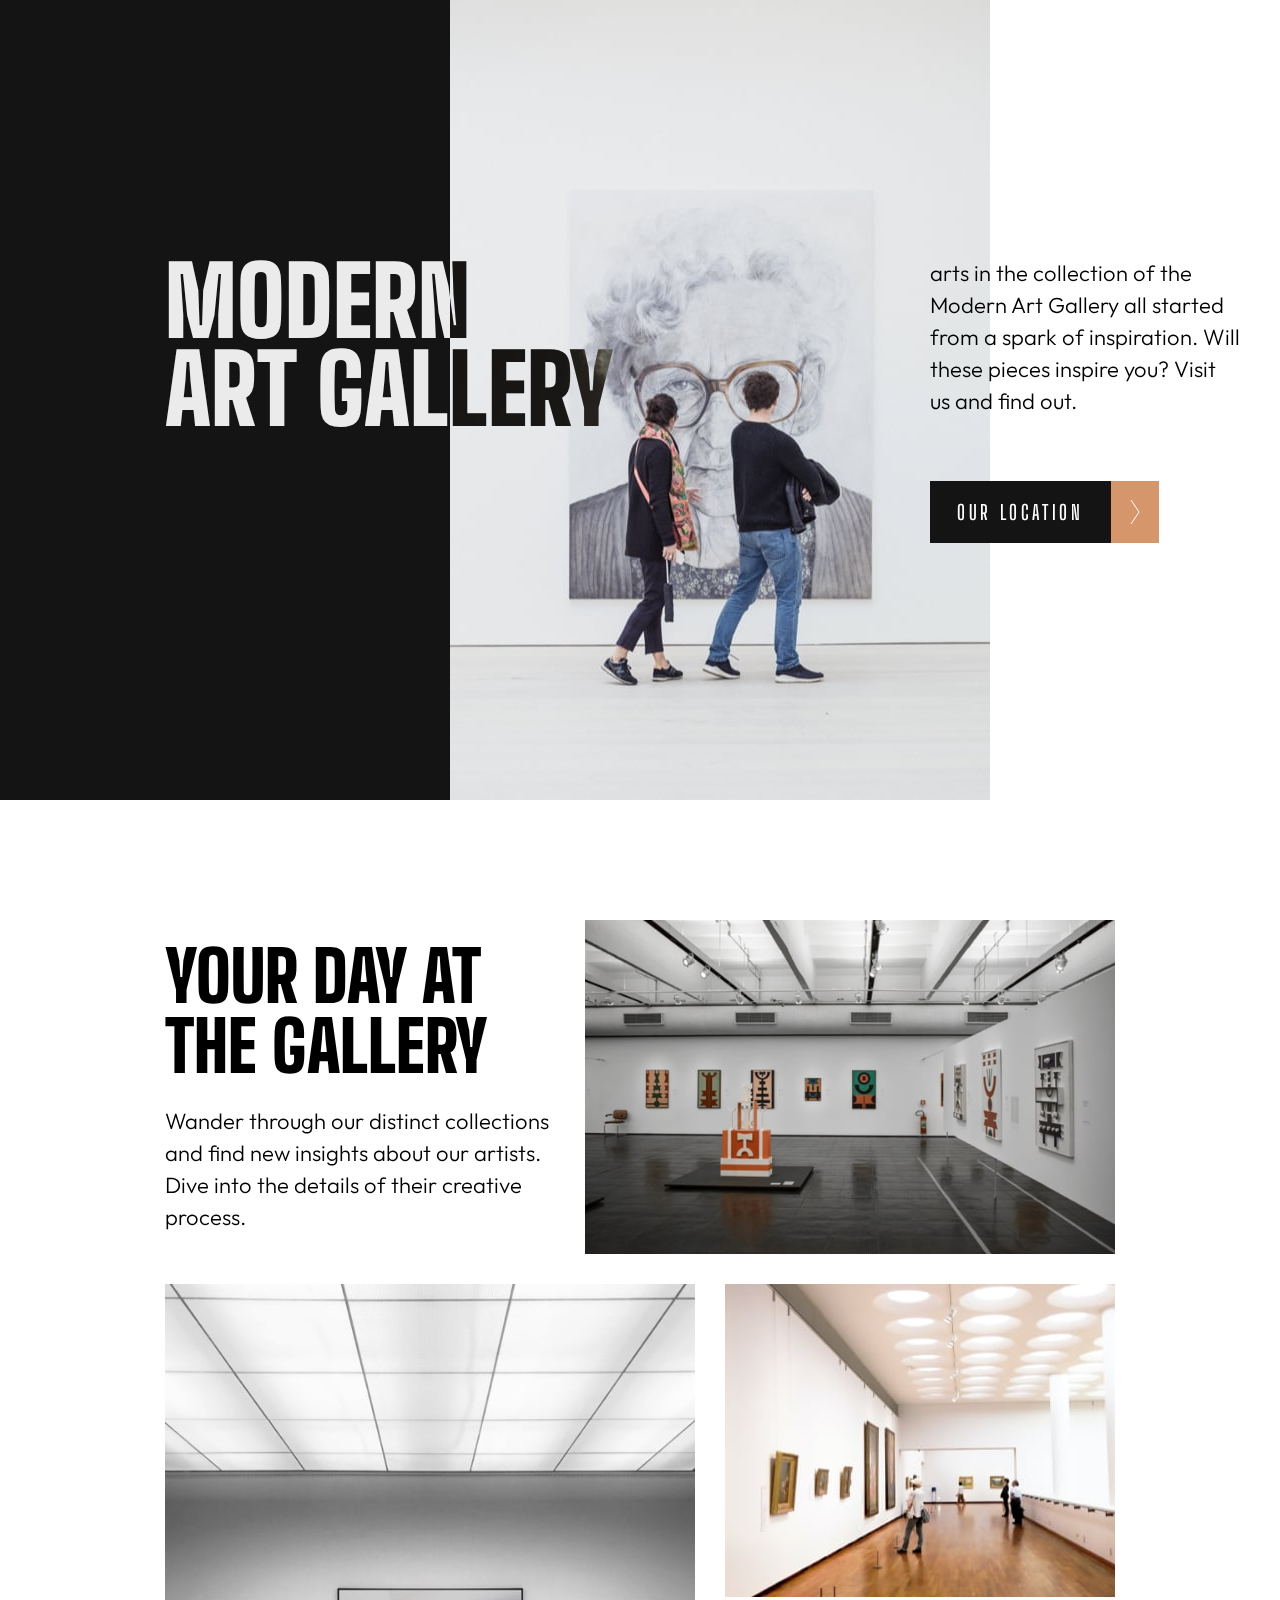
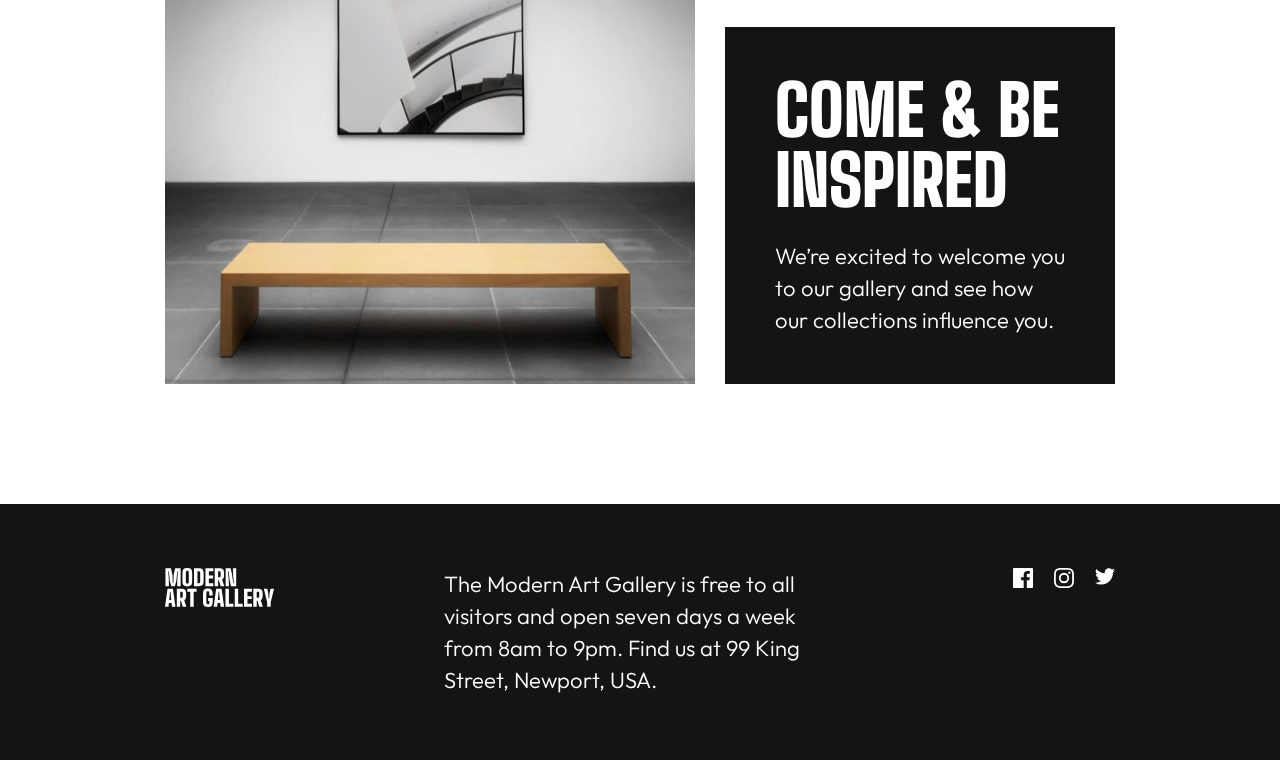
<file: index.html>
<!DOCTYPE html>
<html lang="en">
<head>
  <meta charset="UTF-8">
  <meta name="viewport" content="width=device-width, initial-scale=1.0">

  <link rel="icon" type="image/png" sizes="32x32" href="./assets/favicon-32x32.png">

  <meta http-equiv=“X-UA-Compatible” content=“ie=edge”>
  
  <title>Frontend Mentor | Art gallery website</title>

  <link rel="preconnect" href="https://fonts.googleapis.com">
  <link rel="preconnect" href="https://fonts.gstatic.com" crossorigin>
  <link href="https://fonts.googleapis.com/css2?family=Big+Shoulders+Display:wght@600;800;900&family=Outfit:wght@300&display=swap" rel="stylesheet">

  <link rel="stylesheet" href="style/style.css">

</head>
<body>

  <div class="hero-banner">

    <div class="hero-banner-black-rectangle"></div>

    <picture>
      <source
        media="(min-width: 1024px)"
        srcset="
          assets/desktop/image-hero@2x.jpg 2x,
          assets/desktop/image-hero.jpg    1x
        "
      />

      <source
        media="(min-width: 768px)"
        srcset="
          assets/tablet/image-hero@2x.jpg 2x,
          assets/tablet/image-hero.jpg    1x
        "
      />

      <source
        srcset="
          assets/mobile/image-hero@2x.jpg 2x,
          assets/mobile/image-hero.jpg    1x
        "
      />

      <img
        src="assets/mobile/image-hero.jpg"
        alt=""
      />
    </picture>

    <div class="hero-content">
      
      <h1>Modern <br> Art Gallery</h1>

      <div class="hero-content-inner">

        <p>
          arts in the collection of the Modern Art Gallery all started 
          from a spark of inspiration. Will these pieces inspire you? Visit 
          us and find out.
        </p> 
        
        <button> 
          <a href="location.html"> Our location </a> 
          <img src="assets/icon-arrow-right.svg" alt="">
        </button>

      </div>
      
    </div>
  </div>

  <section class="gallery">
      
      <picture class="gallery-part-one">
        <source
          media="(min-width: 1024px)"
          srcset="
            assets/desktop/image-grid-1@2x.jpg 2x,
            assets/desktop/image-grid-1.jpg    1x
          "
        />
  
        <source
          media="(min-width: 768px)"
          srcset="
            assets/tablet/image-grid-1@2x.jpg 2x,
            assets/tablet/image-grid-1.jpg    1x
          "
        />
  
        <source
          srcset="
            assets/mobile/image-grid-1@2x.jpg 2x,
            assets/mobile/image-grid-1.jpg    1x
          "
        />
  
        <img
          src="assets/mobile/image-grid-1.jpg"
          alt=""
        />
      </picture>
      
      <div class="gallery-part-two">

        
        <div><h3>Your day at the gallery</h3></div>
        
        <div><p>
          Wander through our distinct collections and find new insights about 
          our artists. Dive into the details of their creative process.
        </p></div>

      </div>

      <picture class="gallery-part-three">
        <source
          media="(min-width: 1024px)"
          srcset="
            assets/desktop/image-grid-2@2x.jpg 2x,
            assets/desktop/image-grid-2.jpg    1x
          "
        />
  
        <source
          media="(min-width: 768px)"
          srcset="
            assets/tablet/image-grid-2@2x.jpg 2x,
            assets/tablet/image-grid-2.jpg    1x
          "
        />
  
        <source
          srcset="
            assets/mobile/image-grid-2@2x.jpg 2x,
            assets/mobile/image-grid-2.jpg    1x
          "
        />
  
        <img
          src="assets/mobile/image-grid-2.jpg"
          alt=""
        />
      </picture>

      <picture class="gallery-part-four">
        <source
          media="(min-width: 1024px)"
          srcset="
            assets/desktop/image-grid-3@2x.jpg 2x,
            assets/desktop/image-grid-3.jpg    1x
          "
        />
  
        <source
          media="(min-width: 768px)"
          srcset="
            assets/tablet/image-grid-3@2x.jpg 2x,
            assets/tablet/image-grid-3.jpg    1x
          "
        />
  
        <source
          srcset="
            assets/mobile/image-grid-3@2x.jpg 2x,
            assets/mobile/image-grid-3.jpg    1x
          "
        />
  
        <img
          src="assets/mobile/image-grid-3.jpg"
          alt=""
        />
      </picture>

      <div class="gallery-part-five">

        <h3>Come &amp; be inspired</h3>
        
        <p>
          We’re excited to welcome you to our gallery and see how our collections 
          influence you.
        </p>

      </div>
    
  </section>

  <footer>

    <img src="assets/logo-light.svg" alt="">    
    
    <p class="footer-text">
      The Modern Art Gallery is free to all visitors and open seven days a week 
      from 8am to 9pm. Find us at 99 King Street, Newport, USA.
    </p> 
    
    <div class="footer-social-icons">
      <svg width="20" height="20" xmlns="http://www.w3.org/2000/svg"><path d="M18.896 0H1.104C.494 0 0 .494 0 1.104v17.793C0 19.506.494 20 1.104 20h9.58v-7.745H8.076V9.237h2.606V7.01c0-2.583 1.578-3.99 3.883-3.99 1.104 0 2.052.082 2.329.119v2.7h-1.598c-1.254 0-1.496.597-1.496 1.47v1.928h2.989l-.39 3.018h-2.6V20h5.098c.608 0 1.102-.494 1.102-1.104V1.104C20 .494 19.506 0 18.896 0Z" fill="#FFF"/></svg>
      <svg width="20" height="20" xmlns="http://www.w3.org/2000/svg"><path d="M10 1.802c2.67 0 2.987.01 4.042.059 2.71.123 3.975 1.409 4.099 4.099.048 1.054.057 1.37.057 4.04 0 2.672-.01 2.988-.057 4.042-.124 2.687-1.387 3.975-4.1 4.099-1.054.048-1.37.058-4.041.058-2.67 0-2.987-.01-4.04-.058-2.718-.124-3.977-1.416-4.1-4.1-.048-1.054-.058-1.37-.058-4.041 0-2.67.01-2.986.058-4.04.124-2.69 1.387-3.977 4.1-4.1 1.054-.048 1.37-.058 4.04-.058ZM10 0C7.284 0 6.944.012 5.877.06 2.246.227.227 2.242.061 5.877.01 6.944 0 7.284 0 10s.012 3.057.06 4.123c.167 3.632 2.182 5.65 5.817 5.817 1.067.048 1.407.06 4.123.06s3.057-.012 4.123-.06c3.629-.167 5.652-2.182 5.816-5.817.05-1.066.061-1.407.061-4.123s-.012-3.056-.06-4.122C19.777 2.249 17.76.228 14.124.06 13.057.01 12.716 0 10 0Zm0 4.865a5.135 5.135 0 1 0 0 10.27 5.135 5.135 0 0 0 0-10.27Zm0 8.468a3.333 3.333 0 1 1 0-6.666 3.333 3.333 0 0 1 0 6.666Zm5.338-9.87a1.2 1.2 0 1 0 0 2.4 1.2 1.2 0 0 0 0-2.4Z" fill="#FFF"/></svg>
      <svg width="20" height="17" xmlns="http://www.w3.org/2000/svg"><path d="M20 2.172a8.192 8.192 0 0 1-2.357.646 4.11 4.11 0 0 0 1.805-2.27 8.22 8.22 0 0 1-2.606.996A4.096 4.096 0 0 0 13.847.248c-2.65 0-4.596 2.472-3.998 5.037A11.648 11.648 0 0 1 1.392 1a4.109 4.109 0 0 0 1.27 5.478 4.086 4.086 0 0 1-1.858-.513c-.045 1.9 1.318 3.679 3.291 4.075a4.113 4.113 0 0 1-1.853.07 4.106 4.106 0 0 0 3.833 2.849A8.25 8.25 0 0 1 0 14.658a11.616 11.616 0 0 0 6.29 1.843c7.618 0 11.923-6.434 11.663-12.205A8.354 8.354 0 0 0 20 2.172Z" fill="#FFF"/></svg>
    </div>

  </footer>

  </body>
</html>
</file>
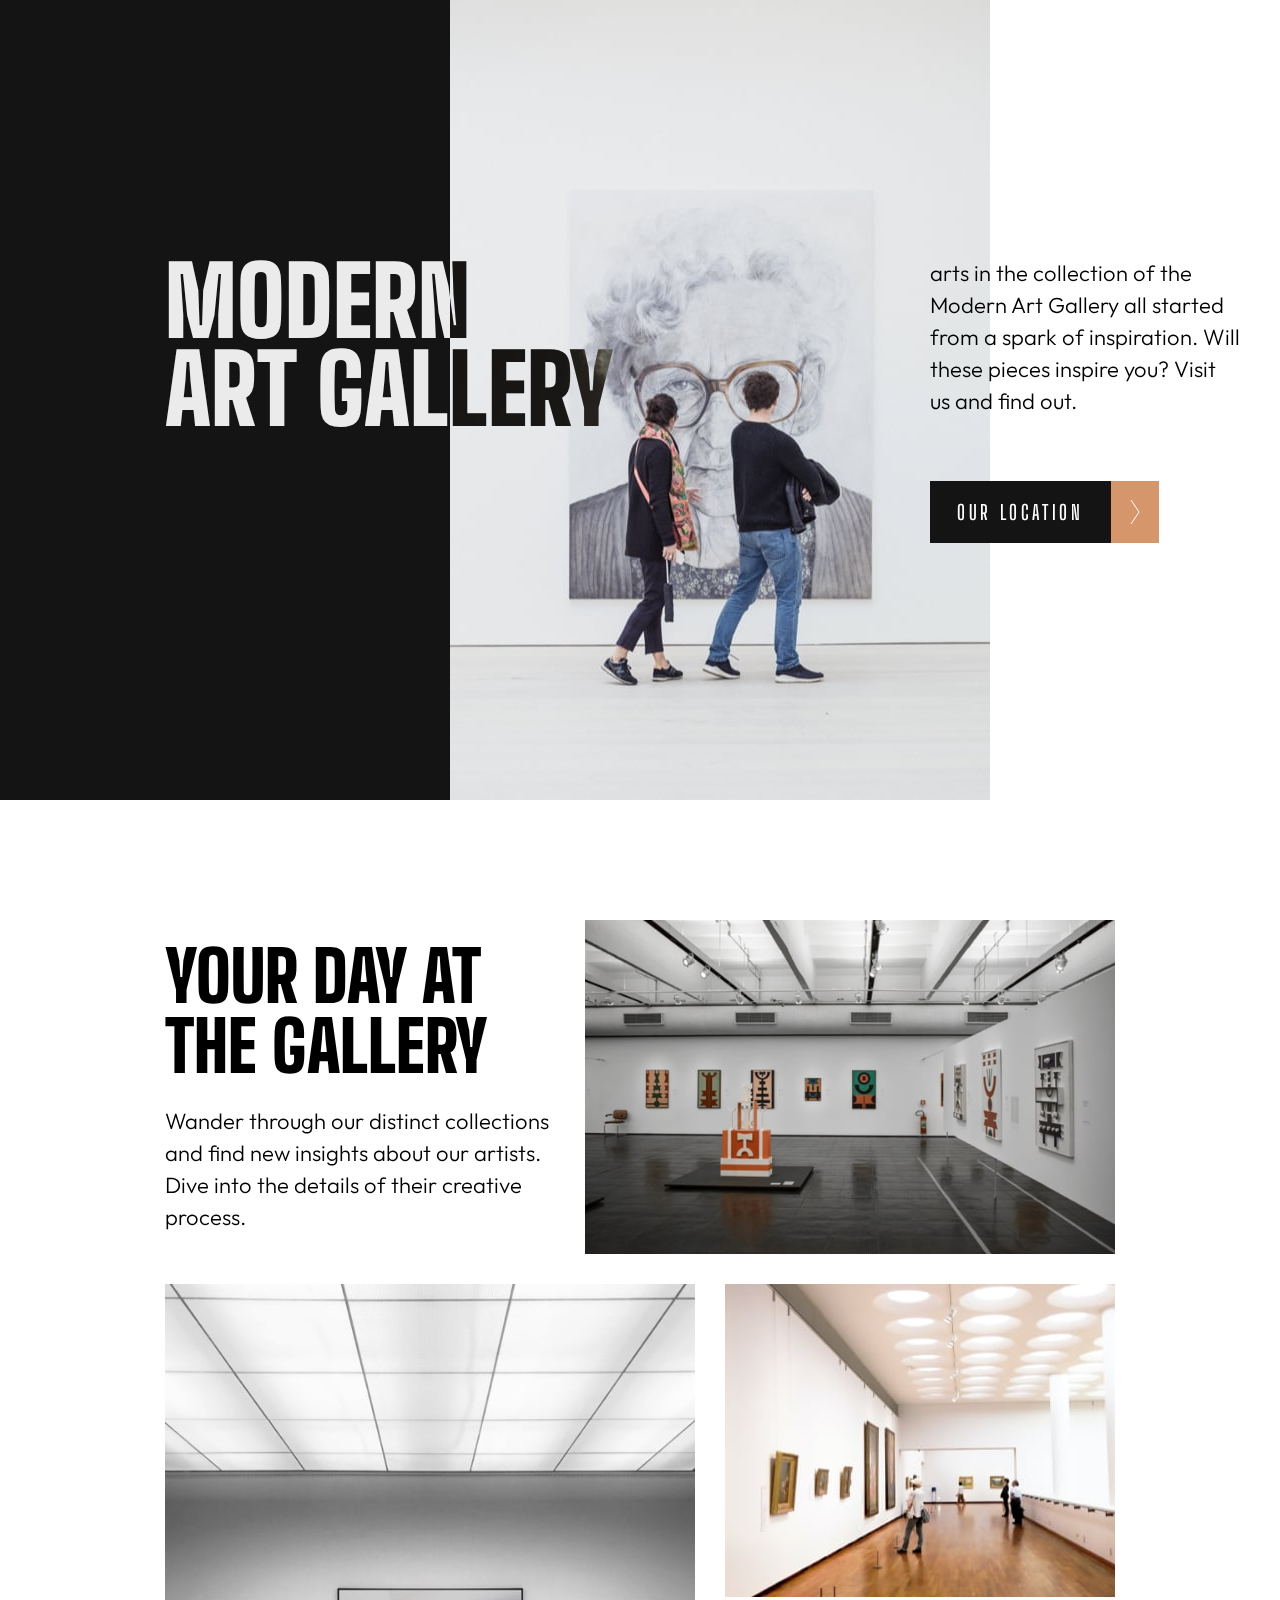
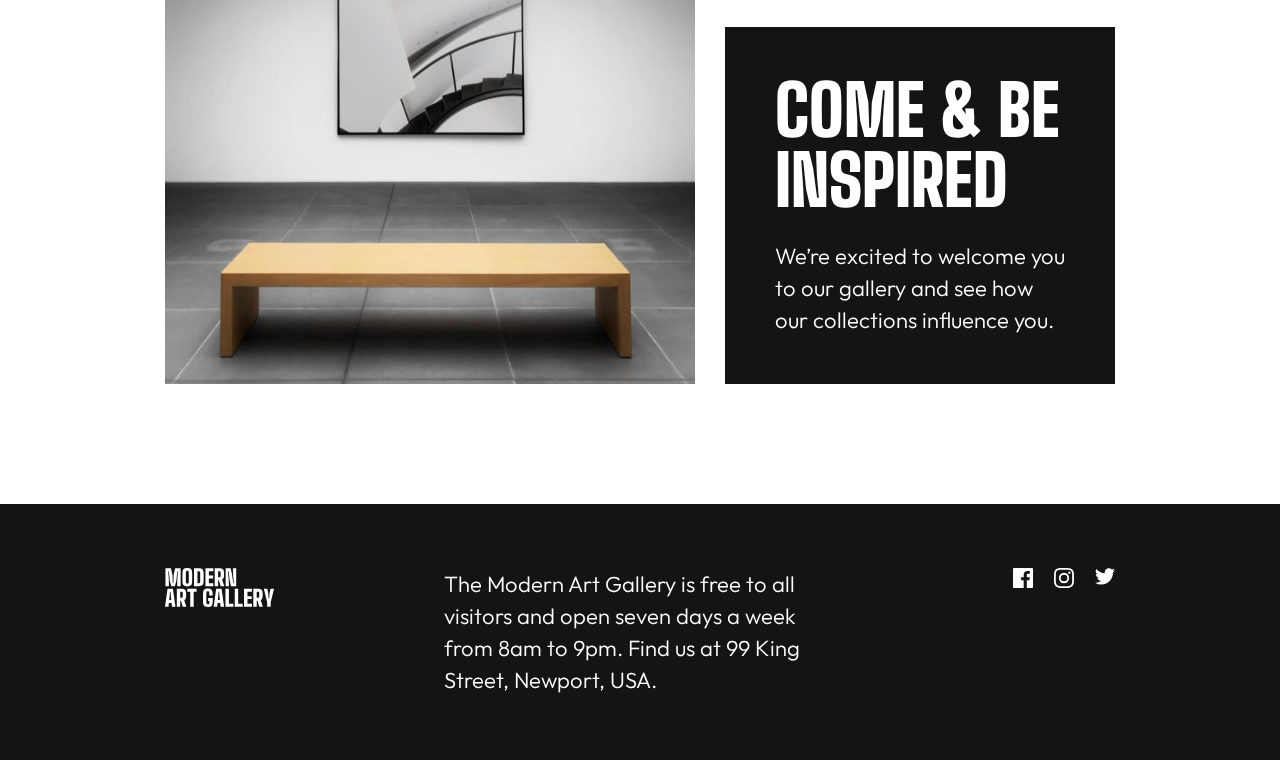
<file: starter-code/index.html>
<!DOCTYPE html>
<html lang="en">
<head>
  <meta charset="UTF-8">
  <meta name="viewport" content="width=device-width, initial-scale=1.0">

  <link rel="icon" type="image/png" sizes="32x32" href="./assets/favicon-32x32.png">
  
  <title>Frontend Mentor | Art gallery website</title>

  <link rel="preconnect" href="https://fonts.googleapis.com">
  <link rel="preconnect" href="https://fonts.gstatic.com" crossorigin>
  <link href="https://fonts.googleapis.com/css2?family=Big+Shoulders+Display:wght@600;800;900&family=Outfit:wght@300&display=swap" rel="stylesheet">

  <link rel="stylesheet" href="./style/style.css">

</head>
<body>

  <div class="hero-banner">

    <div class="hero-banner-black-rectangle"></div>

    <picture>
      <source
        media="(min-width: 1024px)"
        srcset="
          assets/desktop/image-hero@2x.jpg 2x,
          assets/desktop/image-hero.jpg    1x
        "
      />

      <source
        media="(min-width: 768px)"
        srcset="
          assets/tablet/image-hero@2x.jpg 2x,
          assets/tablet/image-hero.jpg    1x
        "
      />

      <source
        srcset="
          assets/mobile/image-hero@2x.jpg 2x,
          assets/mobile/image-hero.jpg    1x
        "
      />

      <img
        src="assets/mobile/image-hero.jpg"
        alt=""
      />
    </picture>

    <div class="hero-content">
      
      <h1>Modern <br> Art Gallery</h1>

      <div class="hero-content-inner">

        <p>
          arts in the collection of the Modern Art Gallery all started 
          from a spark of inspiration. Will these pieces inspire you? Visit 
          us and find out.
        </p> 
        
        <button> 
          <a href="./location.html"> Our location </a> 
          <img src="./assets/icon-arrow-right.svg" alt="">
        </button>

      </div>
      
    </div>
  </div>

  <section class="gallery">
      
      <picture class="gallery-part-one">
        <source
          media="(min-width: 1024px)"
          srcset="
            assets/desktop/image-grid-1@2x.jpg 2x,
            assets/desktop/image-grid-1.jpg    1x
          "
        />
  
        <source
          media="(min-width: 768px)"
          srcset="
            assets/tablet/image-grid-1@2x.jpg 2x,
            assets/tablet/image-grid-1.jpg    1x
          "
        />
  
        <source
          srcset="
            assets/mobile/image-grid-1@2x.jpg 2x,
            assets/mobile/image-grid-1.jpg    1x
          "
        />
  
        <img
          src="assets/mobile/image-grid-1.jpg"
          alt=""
        />
      </picture>
      
      <div class="gallery-part-two">

        
        <div><h3>Your day at the gallery</h3></div>
        
        <div><p>
          Wander through our distinct collections and find new insights about 
          our artists. Dive into the details of their creative process.
        </p></div>

      </div>

      <picture class="gallery-part-three">
        <source
          media="(min-width: 1024px)"
          srcset="
            assets/desktop/image-grid-2@2x.jpg 2x,
            assets/desktop/image-grid-2.jpg    1x
          "
        />
  
        <source
          media="(min-width: 768px)"
          srcset="
            assets/tablet/image-grid-2@2x.jpg 2x,
            assets/tablet/image-grid-2.jpg    1x
          "
        />
  
        <source
          srcset="
            assets/mobile/image-grid-2@2x.jpg 2x,
            assets/mobile/image-grid-2.jpg    1x
          "
        />
  
        <img
          src="assets/mobile/image-grid-2.jpg"
          alt=""
        />
      </picture>

      <picture class="gallery-part-four">
        <source
          media="(min-width: 1024px)"
          srcset="
            assets/desktop/image-grid-3@2x.jpg 2x,
            assets/desktop/image-grid-3.jpg    1x
          "
        />
  
        <source
          media="(min-width: 768px)"
          srcset="
            assets/tablet/image-grid-3@2x.jpg 2x,
            assets/tablet/image-grid-3.jpg    1x
          "
        />
  
        <source
          srcset="
            assets/mobile/image-grid-3@2x.jpg 2x,
            assets/mobile/image-grid-3.jpg    1x
          "
        />
  
        <img
          src="assets/mobile/image-grid-3.jpg"
          alt=""
        />
      </picture>

      <div class="gallery-part-five">

        <h3>Come &amp; be inspired</h3>
        
        <p>
          We’re excited to welcome you to our gallery and see how our collections 
          influence you.
        </p>

      </div>
    
  </section>

  <footer>

    <img src="/starter-code/assets/logo-light.svg" alt="">    
    
    <p class="footer-text">
      The Modern Art Gallery is free to all visitors and open seven days a week 
      from 8am to 9pm. Find us at 99 King Street, Newport, USA.
    </p> 
    
    <div class="footer-social-icons">
      <svg width="20" height="20" xmlns="http://www.w3.org/2000/svg"><path d="M18.896 0H1.104C.494 0 0 .494 0 1.104v17.793C0 19.506.494 20 1.104 20h9.58v-7.745H8.076V9.237h2.606V7.01c0-2.583 1.578-3.99 3.883-3.99 1.104 0 2.052.082 2.329.119v2.7h-1.598c-1.254 0-1.496.597-1.496 1.47v1.928h2.989l-.39 3.018h-2.6V20h5.098c.608 0 1.102-.494 1.102-1.104V1.104C20 .494 19.506 0 18.896 0Z" fill="#FFF"/></svg>
      <svg width="20" height="20" xmlns="http://www.w3.org/2000/svg"><path d="M10 1.802c2.67 0 2.987.01 4.042.059 2.71.123 3.975 1.409 4.099 4.099.048 1.054.057 1.37.057 4.04 0 2.672-.01 2.988-.057 4.042-.124 2.687-1.387 3.975-4.1 4.099-1.054.048-1.37.058-4.041.058-2.67 0-2.987-.01-4.04-.058-2.718-.124-3.977-1.416-4.1-4.1-.048-1.054-.058-1.37-.058-4.041 0-2.67.01-2.986.058-4.04.124-2.69 1.387-3.977 4.1-4.1 1.054-.048 1.37-.058 4.04-.058ZM10 0C7.284 0 6.944.012 5.877.06 2.246.227.227 2.242.061 5.877.01 6.944 0 7.284 0 10s.012 3.057.06 4.123c.167 3.632 2.182 5.65 5.817 5.817 1.067.048 1.407.06 4.123.06s3.057-.012 4.123-.06c3.629-.167 5.652-2.182 5.816-5.817.05-1.066.061-1.407.061-4.123s-.012-3.056-.06-4.122C19.777 2.249 17.76.228 14.124.06 13.057.01 12.716 0 10 0Zm0 4.865a5.135 5.135 0 1 0 0 10.27 5.135 5.135 0 0 0 0-10.27Zm0 8.468a3.333 3.333 0 1 1 0-6.666 3.333 3.333 0 0 1 0 6.666Zm5.338-9.87a1.2 1.2 0 1 0 0 2.4 1.2 1.2 0 0 0 0-2.4Z" fill="#FFF"/></svg>
      <svg width="20" height="17" xmlns="http://www.w3.org/2000/svg"><path d="M20 2.172a8.192 8.192 0 0 1-2.357.646 4.11 4.11 0 0 0 1.805-2.27 8.22 8.22 0 0 1-2.606.996A4.096 4.096 0 0 0 13.847.248c-2.65 0-4.596 2.472-3.998 5.037A11.648 11.648 0 0 1 1.392 1a4.109 4.109 0 0 0 1.27 5.478 4.086 4.086 0 0 1-1.858-.513c-.045 1.9 1.318 3.679 3.291 4.075a4.113 4.113 0 0 1-1.853.07 4.106 4.106 0 0 0 3.833 2.849A8.25 8.25 0 0 1 0 14.658a11.616 11.616 0 0 0 6.29 1.843c7.618 0 11.923-6.434 11.663-12.205A8.354 8.354 0 0 0 20 2.172Z" fill="#FFF"/></svg>
    </div>

  </footer>

  </body>
</html>
</file>
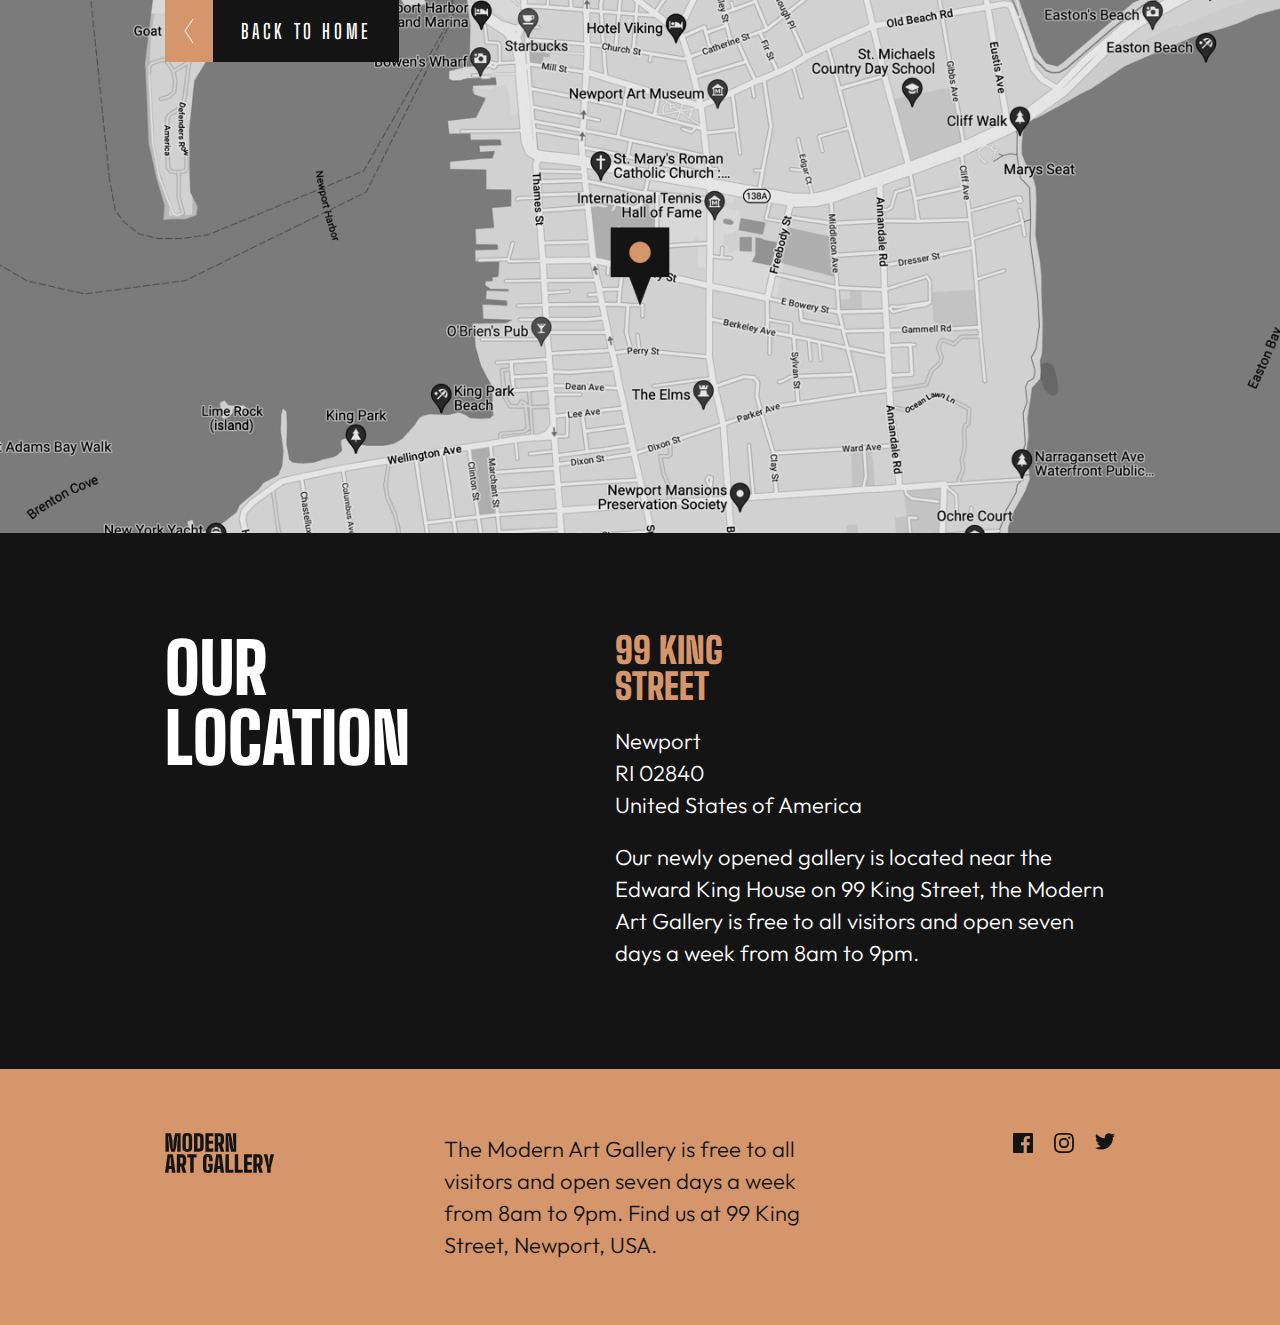
<file: location.html>
<!DOCTYPE html>
<html lang="en">
<head>
  <meta charset="UTF-8">
  <meta name="viewport" content="width=device-width, initial-scale=1.0">

  <link rel="icon" type="image/png" sizes="32x32" href="./assets/favicon-32x32.png">

  <meta http-equiv=“X-UA-Compatible” content=“ie=edge”>

  <link rel="preconnect" href="https://fonts.googleapis.com">
  <link rel="preconnect" href="https://fonts.gstatic.com" crossorigin>
  <link href="https://fonts.googleapis.com/css2?family=Big+Shoulders+Display:wght@600;800;900&family=Outfit:wght@300&display=swap" rel="stylesheet">

  <link rel="stylesheet" href="style/style.css">
  
  <title>Frontend Mentor | Art gallery website</title>
</head>
<body>

  <section class="location-section-1">

    
    <button class="location-button">
      <img src="assets/icon-arrow-left.svg" alt="">
      <a href="index.html">Back to Home</a> 
    </button>
    
    <picture class="location-map">
      <source
      media="(min-width: 1024px)"
      srcset="
      assets/desktop/image-map@2x.png 2x,
      assets/desktop/image-map.png    1x
      "
      />
      
      <source
      media="(min-width: 768px)"
      srcset="
      assets/tablet/image-map@2x.png 2x,
      assets/tablet/image-map.png    1x
      "
      />
      
      <source
      srcset="
      assets/mobile/image-map@2x.png 2x,
      assets/mobile/image-map.png    1x
      "
      />
      
      <img
      src="assets/mobile/image-map.png"
      alt=""
      />
    </picture>
  </section>
    
  <section class="location-section-2">
    
    <h3>Our location</h3>
  
      <div class="inner-location-section-2">
        
        <h4>99 King Street</h4>
        <p>
          Newport <br>
          RI 02840 <br>
          United States of America
        </p> 
        
        
        <p>
          Our newly opened gallery is located near the Edward King House on 99 King 
          Street, the Modern Art Gallery is free to all visitors and open seven days 
          a week from 8am to 9pm.
        </p> 
        
      </div>

  </section>

  <footer class="footer-bg">

    <img src="assets/logo-dark.svg" alt="">    
    
    <p class="footer-text">
      The Modern Art Gallery is free to all visitors and open seven days a week 
      from 8am to 9pm. Find us at 99 King Street, Newport, USA.
    </p> 
    
    <div class="footer-social-icons">
      <svg width="20" height="20" xmlns="http://www.w3.org/2000/svg"><path d="M18.896 0H1.104C.494 0 0 .494 0 1.104v17.793C0 19.506.494 20 1.104 20h9.58v-7.745H8.076V9.237h2.606V7.01c0-2.583 1.578-3.99 3.883-3.99 1.104 0 2.052.082 2.329.119v2.7h-1.598c-1.254 0-1.496.597-1.496 1.47v1.928h2.989l-.39 3.018h-2.6V20h5.098c.608 0 1.102-.494 1.102-1.104V1.104C20 .494 19.506 0 18.896 0Z" fill="#141414"/></svg>
      <svg width="20" height="20" xmlns="http://www.w3.org/2000/svg"><path d="M10 1.802c2.67 0 2.987.01 4.042.059 2.71.123 3.975 1.409 4.099 4.099.048 1.054.057 1.37.057 4.04 0 2.672-.01 2.988-.057 4.042-.124 2.687-1.387 3.975-4.1 4.099-1.054.048-1.37.058-4.041.058-2.67 0-2.987-.01-4.04-.058-2.718-.124-3.977-1.416-4.1-4.1-.048-1.054-.058-1.37-.058-4.041 0-2.67.01-2.986.058-4.04.124-2.69 1.387-3.977 4.1-4.1 1.054-.048 1.37-.058 4.04-.058ZM10 0C7.284 0 6.944.012 5.877.06 2.246.227.227 2.242.061 5.877.01 6.944 0 7.284 0 10s.012 3.057.06 4.123c.167 3.632 2.182 5.65 5.817 5.817 1.067.048 1.407.06 4.123.06s3.057-.012 4.123-.06c3.629-.167 5.652-2.182 5.816-5.817.05-1.066.061-1.407.061-4.123s-.012-3.056-.06-4.122C19.777 2.249 17.76.228 14.124.06 13.057.01 12.716 0 10 0Zm0 4.865a5.135 5.135 0 1 0 0 10.27 5.135 5.135 0 0 0 0-10.27Zm0 8.468a3.333 3.333 0 1 1 0-6.666 3.333 3.333 0 0 1 0 6.666Zm5.338-9.87a1.2 1.2 0 1 0 0 2.4 1.2 1.2 0 0 0 0-2.4Z" fill="#141414"/></svg>
      <svg width="20" height="17" xmlns="http://www.w3.org/2000/svg"><path d="M20 2.172a8.192 8.192 0 0 1-2.357.646 4.11 4.11 0 0 0 1.805-2.27 8.22 8.22 0 0 1-2.606.996A4.096 4.096 0 0 0 13.847.248c-2.65 0-4.596 2.472-3.998 5.037A11.648 11.648 0 0 1 1.392 1a4.109 4.109 0 0 0 1.27 5.478 4.086 4.086 0 0 1-1.858-.513c-.045 1.9 1.318 3.679 3.291 4.075a4.113 4.113 0 0 1-1.853.07 4.106 4.106 0 0 0 3.833 2.849A8.25 8.25 0 0 1 0 14.658a11.616 11.616 0 0 0 6.29 1.843c7.618 0 11.923-6.434 11.663-12.205A8.354 8.354 0 0 0 20 2.172Z" fill="#141414"/></svg>
    </div>

  </footer>

</body>
</html>
</file>
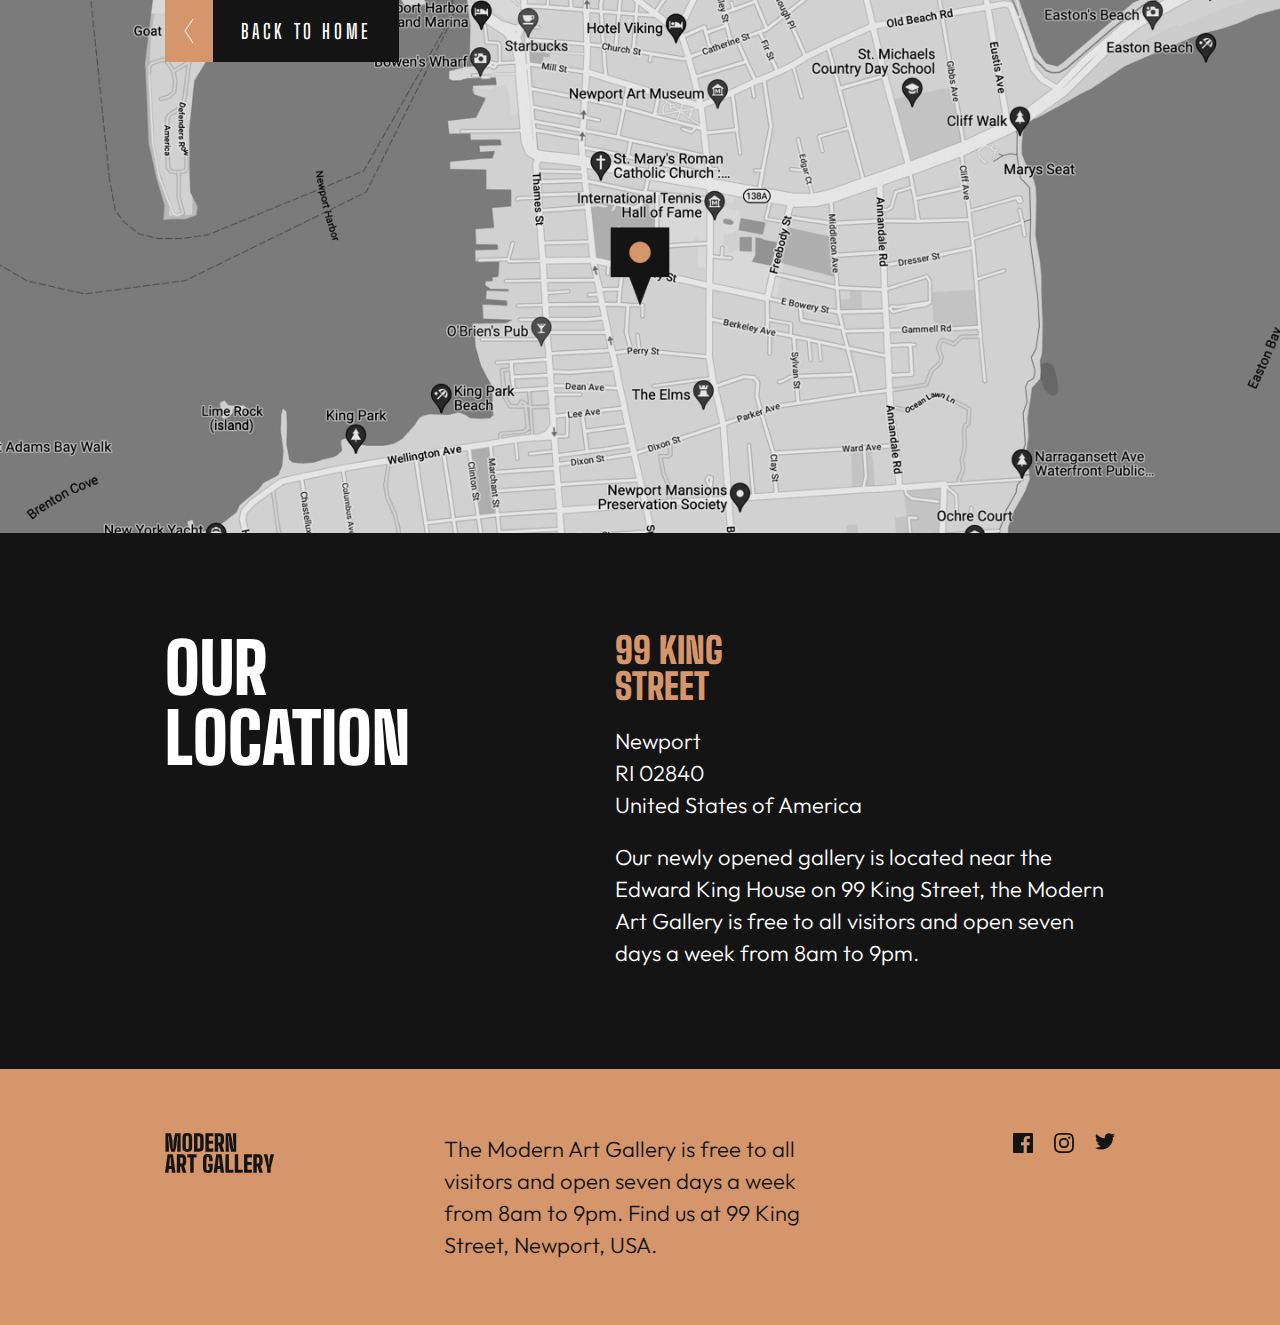
<file: starter-code/location.html>
<!DOCTYPE html>
<html lang="en">
<head>
  <meta charset="UTF-8">
  <meta name="viewport" content="width=device-width, initial-scale=1.0">

  <link rel="icon" type="image/png" sizes="32x32" href="./assets/favicon-32x32.png">

  <link rel="preconnect" href="https://fonts.googleapis.com">
  <link rel="preconnect" href="https://fonts.gstatic.com" crossorigin>
  <link href="https://fonts.googleapis.com/css2?family=Big+Shoulders+Display:wght@600;800;900&family=Outfit:wght@300&display=swap" rel="stylesheet">

  <link rel="stylesheet" href="./style/style.css">
  
  <title>Frontend Mentor | Art gallery website</title>
</head>
<body>

  <section class="location-section-1">

    
    <button class="location-button">
      <img src="./assets/icon-arrow-left.svg" alt="">
      <a href="./index.html">Back to Home</a> 
    </button>
    
    <picture class="location-map">
      <source
      media="(min-width: 1024px)"
      srcset="
      assets/desktop/image-map@2x.png 2x,
      assets/desktop/image-map.png    1x
      "
      />
      
      <source
      media="(min-width: 768px)"
      srcset="
      assets/tablet/image-map@2x.png 2x,
      assets/tablet/image-map.png    1x
      "
      />
      
      <source
      srcset="
      assets/mobile/image-map@2x.png 2x,
      assets/mobile/image-map.png    1x
      "
      />
      
      <img
      src="assets/mobile/image-map.png"
      alt=""
      />
    </picture>
  </section>
    
  <section class="location-section-2">
    
    <h3>Our location</h3>
  
      <div class="inner-location-section-2">
        
        <h4>99 King Street</h4>
        <p>
          Newport <br>
          RI 02840 <br>
          United States of America
        </p> 
        
        
        <p>
          Our newly opened gallery is located near the Edward King House on 99 King 
          Street, the Modern Art Gallery is free to all visitors and open seven days 
          a week from 8am to 9pm.
        </p> 
        
      </div>

  </section>

  <footer class="footer-bg">

    <img src="/starter-code/assets/logo-dark.svg" alt="">    
    
    <p class="footer-text">
      The Modern Art Gallery is free to all visitors and open seven days a week 
      from 8am to 9pm. Find us at 99 King Street, Newport, USA.
    </p> 
    
    <div class="footer-social-icons">
      <svg width="20" height="20" xmlns="http://www.w3.org/2000/svg"><path d="M18.896 0H1.104C.494 0 0 .494 0 1.104v17.793C0 19.506.494 20 1.104 20h9.58v-7.745H8.076V9.237h2.606V7.01c0-2.583 1.578-3.99 3.883-3.99 1.104 0 2.052.082 2.329.119v2.7h-1.598c-1.254 0-1.496.597-1.496 1.47v1.928h2.989l-.39 3.018h-2.6V20h5.098c.608 0 1.102-.494 1.102-1.104V1.104C20 .494 19.506 0 18.896 0Z" fill="#141414"/></svg>
      <svg width="20" height="20" xmlns="http://www.w3.org/2000/svg"><path d="M10 1.802c2.67 0 2.987.01 4.042.059 2.71.123 3.975 1.409 4.099 4.099.048 1.054.057 1.37.057 4.04 0 2.672-.01 2.988-.057 4.042-.124 2.687-1.387 3.975-4.1 4.099-1.054.048-1.37.058-4.041.058-2.67 0-2.987-.01-4.04-.058-2.718-.124-3.977-1.416-4.1-4.1-.048-1.054-.058-1.37-.058-4.041 0-2.67.01-2.986.058-4.04.124-2.69 1.387-3.977 4.1-4.1 1.054-.048 1.37-.058 4.04-.058ZM10 0C7.284 0 6.944.012 5.877.06 2.246.227.227 2.242.061 5.877.01 6.944 0 7.284 0 10s.012 3.057.06 4.123c.167 3.632 2.182 5.65 5.817 5.817 1.067.048 1.407.06 4.123.06s3.057-.012 4.123-.06c3.629-.167 5.652-2.182 5.816-5.817.05-1.066.061-1.407.061-4.123s-.012-3.056-.06-4.122C19.777 2.249 17.76.228 14.124.06 13.057.01 12.716 0 10 0Zm0 4.865a5.135 5.135 0 1 0 0 10.27 5.135 5.135 0 0 0 0-10.27Zm0 8.468a3.333 3.333 0 1 1 0-6.666 3.333 3.333 0 0 1 0 6.666Zm5.338-9.87a1.2 1.2 0 1 0 0 2.4 1.2 1.2 0 0 0 0-2.4Z" fill="#141414"/></svg>
      <svg width="20" height="17" xmlns="http://www.w3.org/2000/svg"><path d="M20 2.172a8.192 8.192 0 0 1-2.357.646 4.11 4.11 0 0 0 1.805-2.27 8.22 8.22 0 0 1-2.606.996A4.096 4.096 0 0 0 13.847.248c-2.65 0-4.596 2.472-3.998 5.037A11.648 11.648 0 0 1 1.392 1a4.109 4.109 0 0 0 1.27 5.478 4.086 4.086 0 0 1-1.858-.513c-.045 1.9 1.318 3.679 3.291 4.075a4.113 4.113 0 0 1-1.853.07 4.106 4.106 0 0 0 3.833 2.849A8.25 8.25 0 0 1 0 14.658a11.616 11.616 0 0 0 6.29 1.843c7.618 0 11.923-6.434 11.663-12.205A8.354 8.354 0 0 0 20 2.172Z" fill="#141414"/></svg>
    </div>

  </footer>

</body>
</html>
</file>
<file: style/style.css>
* {
  margin: 0;
  padding: 0;
  box-sizing: border-box;
  list-style: none;
  text-decoration: none;
}

body {
  font-family: "Outfit", sans-serif;
  font-weight: 300;
  font-size: 18px;
  line-height: 28px;
  width: 100vw;
  background-color: hsl(0deg, 0%, 100%);
}

img {
  width: 100%;
}

h1, h2, h3, h4 {
  font-family: "Big Shoulders Display", cursive;
  font-weight: 900;
}

h1 {
  text-transform: uppercase;
  font-size: 60px;
  line-height: 55px;
}

h2 {
  text-transform: uppercase;
  font-size: 70px;
  line-height: 70px;
}

h3 {
  text-transform: uppercase;
  font-size: 50px;
  line-height: 45px;
}

h4 {
  font-size: 36px;
  line-height: 36px;
}

button {
  cursor: pointer;
  display: flex;
  align-items: center;
  justify-content: center;
  border: none;
  background-color: hsl(0deg, 0%, 8%);
}
button a {
  color: hsl(0deg, 0%, 100%);
  font-size: 20px;
  text-transform: uppercase;
  font-family: "Big Shoulders Display", cursive;
  font-weight: 600;
  letter-spacing: 3.6px;
  padding: 1.2rem 1.7rem;
}
button img {
  background-color: rgb(213, 150, 108);
  padding: 1.2rem;
  width: auto;
}

button:hover {
  background-color: rgb(213, 150, 108);
}
button:hover img {
  background-color: hsl(0deg, 0%, 8%);
}

footer {
  color: hsl(0deg, 0%, 100%);
  padding: 3rem 15px;
  margin: 0 auto;
  background-color: hsl(0deg, 0%, 8%);
  display: flex;
  flex-direction: column;
  align-items: flex-start;
  gap: 38px;
  max-width: 1440px;
}
footer > img {
  width: 110px;
}
footer .footer-social-icons {
  display: flex;
  gap: 1.3rem;
}

@media screen and (min-width: 768px) {
  h1 {
    text-transform: uppercase;
    font-size: 70px;
    line-height: 65px;
  }
  h3 {
    font-size: 55px;
    line-height: 50px;
  }
  footer {
    padding: 4rem 40px;
    flex-direction: row;
    justify-content: space-between;
  }
  footer .footer-text {
    flex-basis: 400px;
  }
}
@media screen and (min-width: 1024px) {
  body {
    font-size: 22px;
    line-height: 32px;
  }
  h1 {
    text-transform: uppercase;
    font-size: 96px;
    line-height: 88px;
  }
  h3 {
    font-size: 70px;
    line-height: 70px;
  }
  footer {
    padding: 4rem 165px;
  }
}
.hero-banner {
  display: flex;
  flex-direction: column;
  max-width: 1440px;
  margin: 0 auto;
}
.hero-banner picture {
  max-width: 100%;
  margin-bottom: 32px;
}
.hero-banner .hero-content {
  display: flex;
  flex-direction: column;
  gap: 32px;
  padding: 0 15px;
}
.hero-banner .hero-content .hero-content-inner p {
  margin-bottom: 32px;
}

.gallery {
  display: grid;
  grid-template-areas: "one" "two" "three" "four" "five";
  gap: 15px;
  max-width: 1440px;
  margin: 120px auto 120px auto;
  padding: 0 15px;
}
.gallery :nth-child(1) {
  grid-area: one;
}
.gallery :nth-child(2) {
  grid-area: two;
}
.gallery :nth-child(3) {
  grid-area: three;
}
.gallery :nth-child(4) {
  grid-area: four;
}
.gallery :nth-child(5) {
  grid-area: five;
}
.gallery .gallery-part-two {
  display: flex;
  flex-direction: column;
  gap: 24px;
}
.gallery .gallery-part-five {
  padding: 3rem 15px;
  background-color: hsl(0deg, 0%, 8%);
  color: hsl(0deg, 0%, 100%);
  display: flex;
  flex-direction: column;
  justify-content: center;
  gap: 25px;
}

@media screen and (min-width: 768px) {
  .hero-banner {
    flex-direction: row;
    align-items: center;
    gap: 0;
  }
  .hero-banner picture {
    margin-bottom: 0;
  }
  .hero-banner .hero-content {
    padding: 0;
    margin-left: -40px;
    flex-basis: 450px;
    padding-right: 40px;
  }
  .gallery {
    grid-template-columns: repeat(7, 1fr);
    grid-template-areas: "two two two one one one one" "three three three three four four four" "three three three three five five five";
    gap: 11px;
    padding: 0 40px;
  }
  .gallery .gallery-part-three, .gallery .gallery-part-one {
    display: flex;
    justify-content: center;
  }
  .gallery .gallery-part-two {
    justify-content: center;
  }
  .gallery .gallery-part-four {
    display: flex;
    justify-content: center;
    overflow-x: hidden;
  }
  .gallery .gallery-part-four img {
    height: 100%;
    width: -webkit-max-content;
    width: -moz-max-content;
    width: max-content;
  }
  .gallery .gallery-part-five {
    padding: 3rem 50px;
  }
}
@media screen and (min-width: 1024px) {
  .hero-banner {
    position: relative;
    gap: 0;
  }
  .hero-banner .hero-banner-black-rectangle {
    align-self: stretch;
    min-width: 1px;
    width: 450px;
    background-color: hsl(0deg, 0%, 8%);
  }
  .hero-banner .hero-content {
    margin-left: -60px;
    flex-basis: 350px;
  }
  .hero-banner .hero-content h1 {
    position: absolute;
    left: 165px;
    mix-blend-mode: difference;
    color: hsl(0deg, 0%, 100%);
    z-index: 5;
  }
  .hero-banner .hero-content .hero-content-inner p {
    margin-bottom: 64px;
  }
  .hero-banner img {
    display: block;
  }
  .gallery {
    padding: 0 165px;
    gap: 30px;
  }
}
.location-button {
  position: absolute;
  top: 0;
  left: 0;
}

.location-map img {
  display: block;
}

.location-section-1 {
  position: relative;
  max-width: 1440px;
  margin: 0 auto;
}

.location-section-2 {
  position: relative;
  max-width: 1440px;
  margin: 0 auto;
  padding: 50px 16px;
  background-color: hsl(0deg, 0%, 8%);
  color: hsl(0deg, 0%, 100%);
  display: flex;
  flex-direction: column;
  gap: 50px;
}
.location-section-2 h4 {
  color: rgb(213, 150, 108);
  text-transform: uppercase;
}
.location-section-2 .inner-location-section-2 {
  display: flex;
  flex-direction: column;
  gap: 20px;
}

.footer-bg {
  background-color: rgb(213, 150, 108);
  color: hsl(0deg, 0%, 8%);
}

@media screen and (min-width: 768px) {
  .location-button {
    left: 40px;
  }
  .location-section-2 {
    padding: 80px 40px;
    flex-direction: row;
    justify-content: space-between;
    gap: 68px;
  }
  .location-section-2 :nth-child(1) {
    max-width: 200px;
  }
  .location-section-2 :nth-child(3) {
    max-width: 500px;
  }
}
@media screen and (min-width: 1024px) {
  .location-button {
    left: 165px;
  }
  .location-section-2 {
    padding: 100px 165px;
  }
}/*# sourceMappingURL=style.css.map */
</file>
<file: starter-code/style/style.css>
* {
  margin: 0;
  padding: 0;
  box-sizing: border-box;
  list-style: none;
  text-decoration: none;
}

body {
  font-family: "Outfit", sans-serif;
  font-weight: 300;
  font-size: 18px;
  line-height: 28px;
  width: 100vw;
  background-color: hsl(0deg, 0%, 100%);
}

img {
  width: 100%;
}

h1, h2, h3, h4 {
  font-family: "Big Shoulders Display", cursive;
  font-weight: 900;
}

h1 {
  text-transform: uppercase;
  font-size: 60px;
  line-height: 55px;
}

h2 {
  text-transform: uppercase;
  font-size: 70px;
  line-height: 70px;
}

h3 {
  text-transform: uppercase;
  font-size: 50px;
  line-height: 45px;
}

h4 {
  font-size: 36px;
  line-height: 36px;
}

button {
  cursor: pointer;
  display: flex;
  align-items: center;
  justify-content: center;
  border: none;
  background-color: hsl(0deg, 0%, 8%);
}
button a {
  color: hsl(0deg, 0%, 100%);
  font-size: 20px;
  text-transform: uppercase;
  font-family: "Big Shoulders Display", cursive;
  font-weight: 600;
  letter-spacing: 3.6px;
  padding: 1.2rem 1.7rem;
}
button img {
  background-color: rgb(213, 150, 108);
  padding: 1.2rem;
  width: auto;
}

button:hover {
  background-color: rgb(213, 150, 108);
}
button:hover img {
  background-color: hsl(0deg, 0%, 8%);
}

footer {
  color: hsl(0deg, 0%, 100%);
  padding: 3rem 15px;
  margin: 0 auto;
  background-color: hsl(0deg, 0%, 8%);
  display: flex;
  flex-direction: column;
  align-items: flex-start;
  gap: 38px;
  max-width: 1440px;
}
footer > img {
  width: 110px;
}
footer .footer-social-icons {
  display: flex;
  gap: 1.3rem;
}

@media screen and (min-width: 768px) {
  h1 {
    text-transform: uppercase;
    font-size: 70px;
    line-height: 65px;
  }
  h3 {
    font-size: 55px;
    line-height: 50px;
  }
  footer {
    padding: 4rem 40px;
    flex-direction: row;
    justify-content: space-between;
  }
  footer .footer-text {
    flex-basis: 400px;
  }
}
@media screen and (min-width: 1024px) {
  body {
    font-size: 22px;
    line-height: 32px;
  }
  h1 {
    text-transform: uppercase;
    font-size: 96px;
    line-height: 88px;
  }
  h3 {
    font-size: 70px;
    line-height: 70px;
  }
  footer {
    padding: 4rem 165px;
  }
}
.hero-banner {
  display: flex;
  flex-direction: column;
  max-width: 1440px;
  margin: 0 auto;
}
.hero-banner picture {
  max-width: 100%;
  margin-bottom: 32px;
}
.hero-banner .hero-content {
  display: flex;
  flex-direction: column;
  gap: 32px;
  padding: 0 15px;
}
.hero-banner .hero-content .hero-content-inner p {
  margin-bottom: 32px;
}

.gallery {
  display: grid;
  grid-template-areas: "one" "two" "three" "four" "five";
  gap: 15px;
  max-width: 1440px;
  margin: 120px auto 120px auto;
  padding: 0 15px;
}
.gallery :nth-child(1) {
  grid-area: one;
}
.gallery :nth-child(2) {
  grid-area: two;
}
.gallery :nth-child(3) {
  grid-area: three;
}
.gallery :nth-child(4) {
  grid-area: four;
}
.gallery :nth-child(5) {
  grid-area: five;
}
.gallery .gallery-part-two {
  display: flex;
  flex-direction: column;
  gap: 24px;
}
.gallery .gallery-part-five {
  padding: 3rem 15px;
  background-color: hsl(0deg, 0%, 8%);
  color: hsl(0deg, 0%, 100%);
  display: flex;
  flex-direction: column;
  justify-content: center;
  gap: 25px;
}

@media screen and (min-width: 768px) {
  .hero-banner {
    flex-direction: row;
    align-items: center;
    gap: 0;
  }
  .hero-banner picture {
    margin-bottom: 0;
  }
  .hero-banner .hero-content {
    padding: 0;
    margin-left: -40px;
    flex-basis: 450px;
    padding-right: 40px;
  }
  .gallery {
    grid-template-columns: repeat(7, 1fr);
    grid-template-areas: "two two two one one one one" "three three three three four four four" "three three three three five five five";
    gap: 11px;
    padding: 0 40px;
  }
  .gallery .gallery-part-three, .gallery .gallery-part-one {
    display: flex;
    justify-content: center;
  }
  .gallery .gallery-part-two {
    justify-content: center;
  }
  .gallery .gallery-part-four {
    display: flex;
    justify-content: center;
    overflow-x: hidden;
  }
  .gallery .gallery-part-four img {
    height: 100%;
    width: -webkit-max-content;
    width: -moz-max-content;
    width: max-content;
  }
  .gallery .gallery-part-five {
    padding: 3rem 50px;
  }
}
@media screen and (min-width: 1024px) {
  .hero-banner {
    position: relative;
    gap: 0;
  }
  .hero-banner .hero-banner-black-rectangle {
    align-self: stretch;
    min-width: 1px;
    width: 450px;
    background-color: hsl(0deg, 0%, 8%);
  }
  .hero-banner .hero-content {
    margin-left: -60px;
    flex-basis: 350px;
  }
  .hero-banner .hero-content h1 {
    position: absolute;
    left: 165px;
    mix-blend-mode: difference;
    color: hsl(0deg, 0%, 100%);
    z-index: 5;
  }
  .hero-banner .hero-content .hero-content-inner p {
    margin-bottom: 64px;
  }
  .hero-banner img {
    display: block;
  }
  .gallery {
    padding: 0 165px;
    gap: 30px;
  }
}
.location-button {
  position: absolute;
  top: 0;
  left: 0;
}

.location-map img {
  display: block;
}

.location-section-1 {
  position: relative;
  max-width: 1440px;
  margin: 0 auto;
}

.location-section-2 {
  position: relative;
  max-width: 1440px;
  margin: 0 auto;
  padding: 50px 16px;
  background-color: hsl(0deg, 0%, 8%);
  color: hsl(0deg, 0%, 100%);
  display: flex;
  flex-direction: column;
  gap: 50px;
}
.location-section-2 h4 {
  color: rgb(213, 150, 108);
  text-transform: uppercase;
}
.location-section-2 .inner-location-section-2 {
  display: flex;
  flex-direction: column;
  gap: 20px;
}

.footer-bg {
  background-color: rgb(213, 150, 108);
  color: hsl(0deg, 0%, 8%);
}

@media screen and (min-width: 768px) {
  .location-button {
    left: 40px;
  }
  .location-section-2 {
    padding: 80px 40px;
    flex-direction: row;
    justify-content: space-between;
    gap: 68px;
  }
  .location-section-2 :nth-child(1) {
    max-width: 200px;
  }
  .location-section-2 :nth-child(3) {
    max-width: 500px;
  }
}
@media screen and (min-width: 1024px) {
  .location-button {
    left: 165px;
  }
  .location-section-2 {
    padding: 100px 165px;
  }
}/*# sourceMappingURL=style.css.map */
</file>
